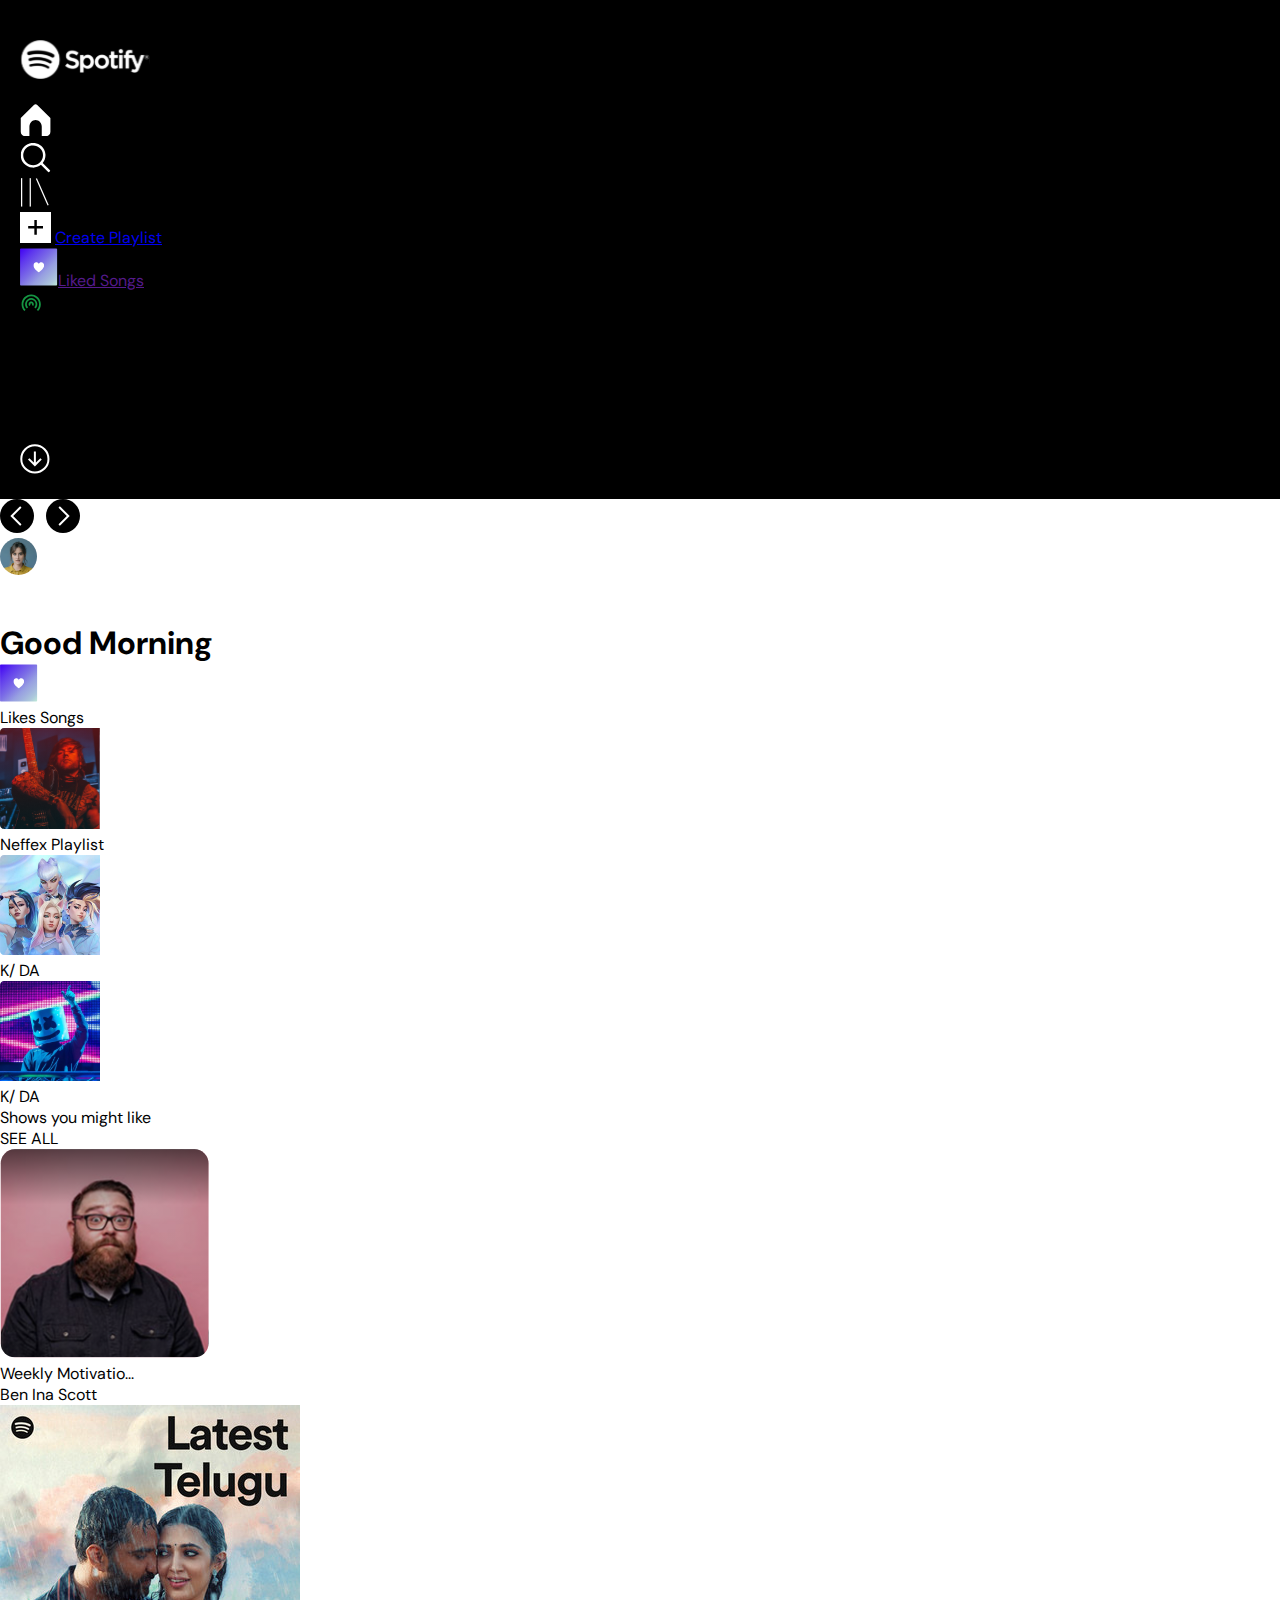
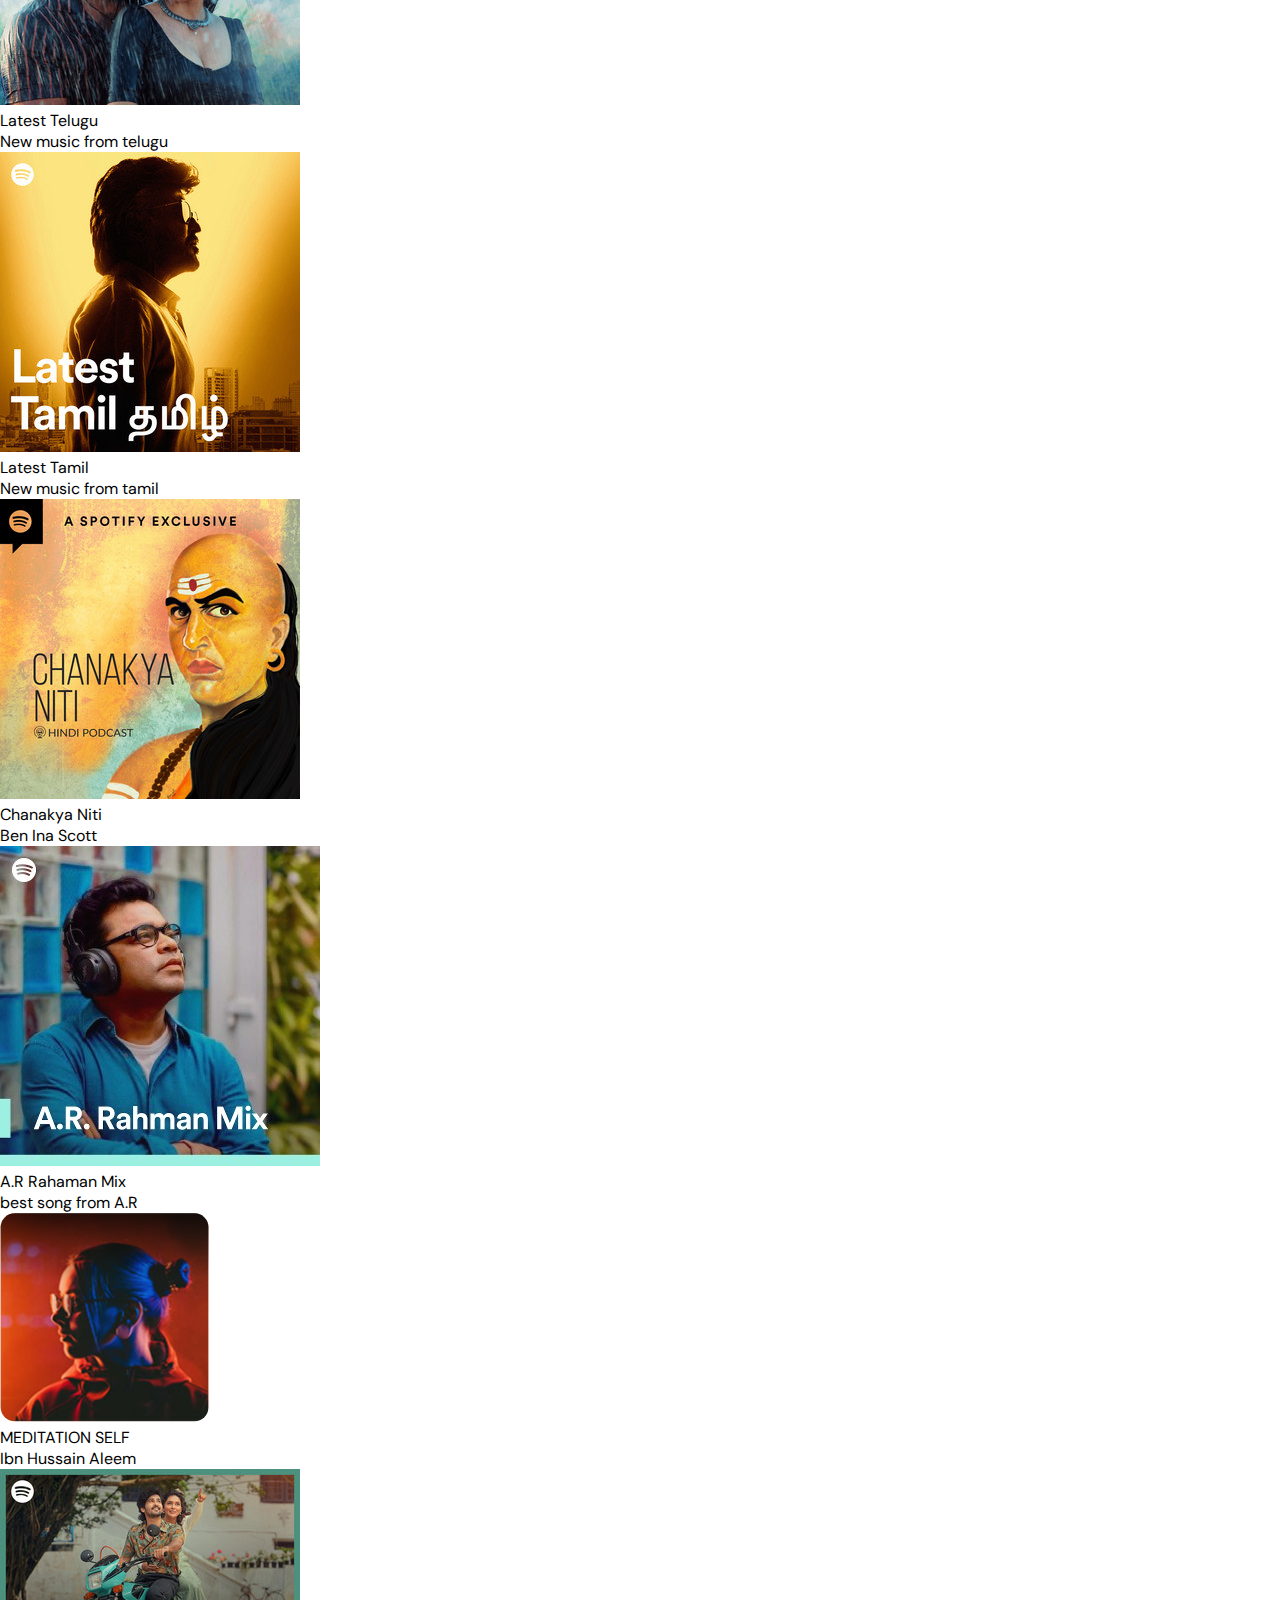
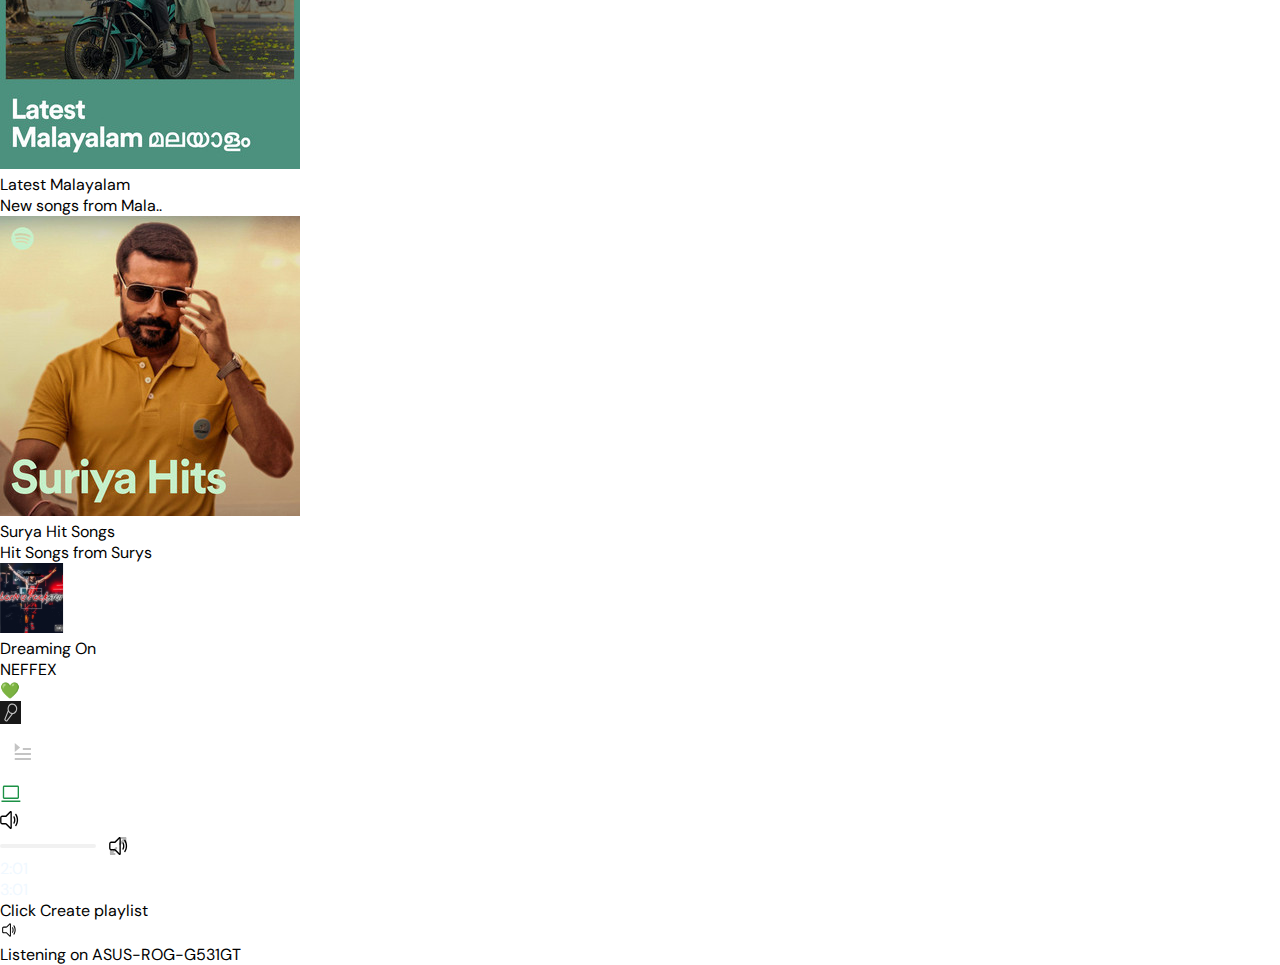
<file: index.html>
<!DOCTYPE html>
<html lang="en">

<head>
    <meta charset="UTF-8">
    <meta name="viewport" content="width=device-width, initial-scale=1.0">
    <title>Spotify</title>
    <link rel="shortcut icon" href="./assets/spotify-logo.png" type="image/x-icon">
    <link rel="stylesheet" href="style.css">
    <link href="https://cdn.jsdelivr.net/npm/bootstrap@5.0.2/dist/css/bootstrap.min.css" rel="stylesheet"
        integrity="sha384-EVSTQN3/azprG1Anm3QDgpJLIm9Nao0Yz1ztcQTwFspd3yD65VohhpuuCOmLASjC" crossorigin="anonymous">
        <link rel="stylesheet" href="https://cdnjs.cloudflare.com/ajax/libs/font-awesome/6.4.2/css/all.min.css" integrity="sha512-z3gLpd7yknf1YoNbCzqRKc4qyor8gaKU1qmn+CShxbuBusANI9QpRohGBreCFkKxLhei6S9CQXFEbbKuqLg0DA==" crossorigin="anonymous" referrerpolicy="no-referrer" />
</head>

<body>
    <header>
        <div class="sidebar">
            <div class="logo"><img src="./Images/Spotify logo.svg" alt="">
            </div>
            <div class="my-sidebar">
                <div class="navation  d-flex flex-column ">
                    <div class="navitioon-2 ">
                        <div class="navi-items"><img src="./Images/Home.svg" alt=""> <a>Home</a></div>
                        <div class="navi-items"><img src="./Images/fi-rs-search.svg" alt=""><a>Search</a></div>
                        <div class="navi-items"><img src="./Images/library.svg" alt=""><a>LIve</a></div>
                    </div>
                    <div class="navitioon-2 ">
                        <div class="navi-items"><img style="color: white; background-color: white;" src="./Images/fi-ss-plus-small.svg" alt=""> <a href="./playlist.html" target="_blank">Create Playlist</a>
                        </div>
                        <div class="navi-items"><img src="./Images/love.svg" alt=""><a href="">Liked Songs</a>
                        </div>
                        <div class="navi-items my-pod"><img  src="./Images/podcast.svg" alt=""><a>Your
                                Episodes</a></div>
                    </div>
                    <div class="navitioon-2 ">
                        <div class="navi-items"><a>FAV</a></div>
                        <div class="navi-items"><a>Daily Mix 1</a></div>
                        <div class="navi-items"><a>Discover Weekly</a></div>
                        <div class="navi-items"><a>Telugu</a></div>
                        <div class="navi-items"><a>Dance / Electronix Mix</a></div>
                        <div class="navi-items"><a>EDM / Popular</a></div>


                    </div>

                    <div class="navitioon-2 mb-5"><img src="./Images/install.svg" alt=""><a
                            class="Download"> Download</a></div>

                </div>
            </div>
        </div>

        <div class="main">
          
                <div class="main-head ">
                    <div class="left-right-btn">
                        <img style="background-color: black; overflow: hidden; border-radius: 50%; padding: 5px; margin-right: 8px;" src="./assets/LeftArrow.svg" alt="">
                        <!-- <button class="btns"><i class="fa-solid fa-chevron-right"></i></button> -->
                        <img style="background-color: black; overflow: hidden; border-radius: 50%; padding: 5px;" src="./assets/RightArrow.svg" alt="">
                    </div>
                    <div class="user-pro">
                        <div class="my-profile d-flex align-items-center gap-3">
                            <img src="Images/Angel.svg" alt="angle-icon" >
                            <div class="d-flex  gap-2 padding: 10% my-titele " style="color: white; font-weight: 500;">
                               
                               <div class="hi">Angel</div>
                               <div class="hi">▼</div>
                            </div>
                        </div>
                    </div>
                </div>
            <div class="main-body">
                <div class="row-1">
                    <h1 class="my-4">Good Morning</h1>
                    <div  class="row-1-d">
                        <div>
                            <div class="my-like-card">
                                <img src="Images/love.svg">
                                <!-- <div>mcfcxfxfffs</div> -->
                                <div>Likes Songs</div>
                            </div>
                        </div>
                        <div>
                            <div class="my-like-card">
                                <img src="Images/pop-singer.svg">
                                <!-- <div>mcfcxfxfffs</div> -->
                                <div>Neffex Playlist</div>
                            </div>
                        </div>
                        <div>
                            <div class="my-like-card">
                                <img src="Images/Anime.svg">
                                <!-- <div>mcfcxfxfffs</div> -->
                                <div>K/ DA</div>
                            </div>
                        </div>
                        <div>
                            <div class="my-like-card">
                                <img src="Images/Mask Man.svg">
                                <!-- <div>mcfcxfxfffs</div> -->
                                <div>K/ DA</div>
                            </div>
                        </div>
                    </div>
                </div>
                <div class="row-2 my-4">
                    <div class="d-flex justify-content-between my-4">
                        <div class="Shows-head">Shows you might like</div>
                        <div class="see-all">SEE ALL</div>
                    </div>
                    <div class="m-card">
                        <div class="singer-card d-flex flex-column justify-content-between">
                            <img src="Images/fattyboy.svg">
                            <div class="d-flex flex-column justify-content-center mb-3">
                                <div class="singer-title">Weekly Motivatio...</div>
                                 <div class="singer-captio">Ben Ina Scott</div>
                            </div>
                        </div>
                        <div class="singer-card d-flex flex-column justify-content-between">
                            <img src="./my-items/telugu osng.jpg">
                            <div class="d-flex flex-column justify-content-center mb-3">
                                <div class="singer-title">Latest Telugu</div>
                                 <div class="singer-captio">New music from telugu</div>
                            </div>
                        </div>
                       
                        <div class="singer-card d-flex flex-column justify-content-between">
                            <img src="my-items/tamil song.jpg">
                            <div class="d-flex flex-column justify-content-center mb-3">
                                <div class="singer-title">Latest Tamil</div>
                                 <div class="singer-captio">New music from tamil</div>
                            </div>
                        </div>
                        <div class="singer-card d-flex flex-column justify-content-between">
                            <img src="my-items/chanakya.jpg">
                            <div class="d-flex flex-column justify-content-center mb-3">
                                <div class="singer-title">Chanakya Niti</div>
                                 <div class="singer-captio">Ben Ina Scott</div>
                            </div>
                        </div>
                        <div class="singer-card d-flex flex-column justify-content-between">
                            <img src="my-items/ar.jpg">
                            <div class="d-flex flex-column justify-content-center mb-3">
                                <div class="singer-title">A.R Rahaman Mix</div>
                                 <div class="singer-captio">best song from A.R</div>
                            </div>
                        </div>
                        <div class="singer-card d-flex flex-column justify-content-between">
                            <img src="Images/ladypop.svg">
                            <div class="d-flex flex-column justify-content-center mb-3">
                                <div class="singer-title">MEDITATION SELF</div>
                                 <div class="singer-captio">Ibn Hussain Aleem</div>
                            </div>
                        </div>
                        <div class="singer-card d-flex flex-column justify-content-between">
                            <img src="my-items/malayalam.jpg">
                            <div class="d-flex flex-column justify-content-center mb-3">
                                <div class="singer-title">Latest Malayalam</div>
                                 <div class="singer-captio">New songs from Mala..</div>
                            </div>
                        </div>
                        <div class="singer-card d-flex flex-column justify-content-between">
                            <img src="my-items/surya.jpg">
                            <div class="d-flex flex-column justify-content-center mb-3">
                                <div class="singer-title">Surya Hit Songs</div>
                                 <div class="singer-captio">Hit Songs from Surys</div>
                            </div>
                        </div>
                    </div>
                </div>
            </div>
            
        </div>
        <div class="player">
            <div class="myplayer d-flex">
               <div class="myplayground helo">
                <div class="d-flex gap-3 align-items-center">
                    <img  src="./Images/f-1-img.svg" alt="">
                    <div class="song-name d-flex justify-content-center flex-column gap-2">
                        <div class="s-name">Dreaming On</div>
                        <div class="s-sing">NEFFEX</div>
                    </div>
                    <!-- <img src="Images/heart.svg" alt="" style="background-color: #212121ff;">
                     -->
                     <div > &#x1F49A;</div>
                </div>
               </div>
               <div class="myplayground d-flex align-items-center mr-5 ag">
                <i class="fas fa-random fa-xl"></i>
                <i class="fas fa-step-backward fa-xl"></i>
                <!-- <i class="fa-solid fa-play "></i> -->
                <!-- <i class=" =fa-play play-pause fa-2xl"></i> -->
                <i class="fa-solid fa-play fa-2xl"></i>
                <i class="fas fa-step-forward fa-xl"></i>
                <i class="fa-solid fa-repeat fa-beat fa-xl"></i>
               </div>
               <div class="helo">
                <div class="myplayground helo d-flex align-items-center gap-1 helo">
                    <div class="expanded-item ">
                        <img src="Images/microphone.svg" alt="mike" />
                      </div>
                      <div class="expanded-item carbon">
                        <img src="Images/carbon_query-queue.svg" alt="que-icon" />
                      </div>
                      <div class="expanded-item">
                        <img src="Images/carbon_laptop.svg" alt="laptop-icon" />
                      </div>
                      <div class="expanded-item">
                        <img src="Images/speaker.svg" alt="speaker icon" />
                      </div>
                      <div class="expanded-item">
                        <div class="volume-bar d-flex align-items-center gap-2">
                          <div class="progress-bar">
                            <div class="progress"></div>
                          </div>
                          <img src="Images/tabler_arrows-diagonal.svg" alt="mute-icon" />
                        </div>
                      </div>
                   </div>
               </div>
            </div>
            <!-- d-flex justify-content-center -->
            <div class="">
                <div class="pro d-flex  justify-content-center">
                    <div class="d-flex align-items-center gap-3">
                        <span style="color: aliceblue;">2:01</span>
                        <div class="prog">
                            <div class="prog-inside"></div>
                        </div>
                        <span style="color: aliceblue;">3:01</span>
                    </div>
                </div>
            </div>
            <div class="botam-palyer d-flex justify-content-between">
                 <div> Click  Create playlist</div>
                
                <div class="d-flex"><img src="./Images/fluent_speaker-2-.svg" alt="">
                    <div> Listening on ASUS-ROG-G531GT</div></div>
            </div>
        </div>
    </header>
</body>

</html>
</file>
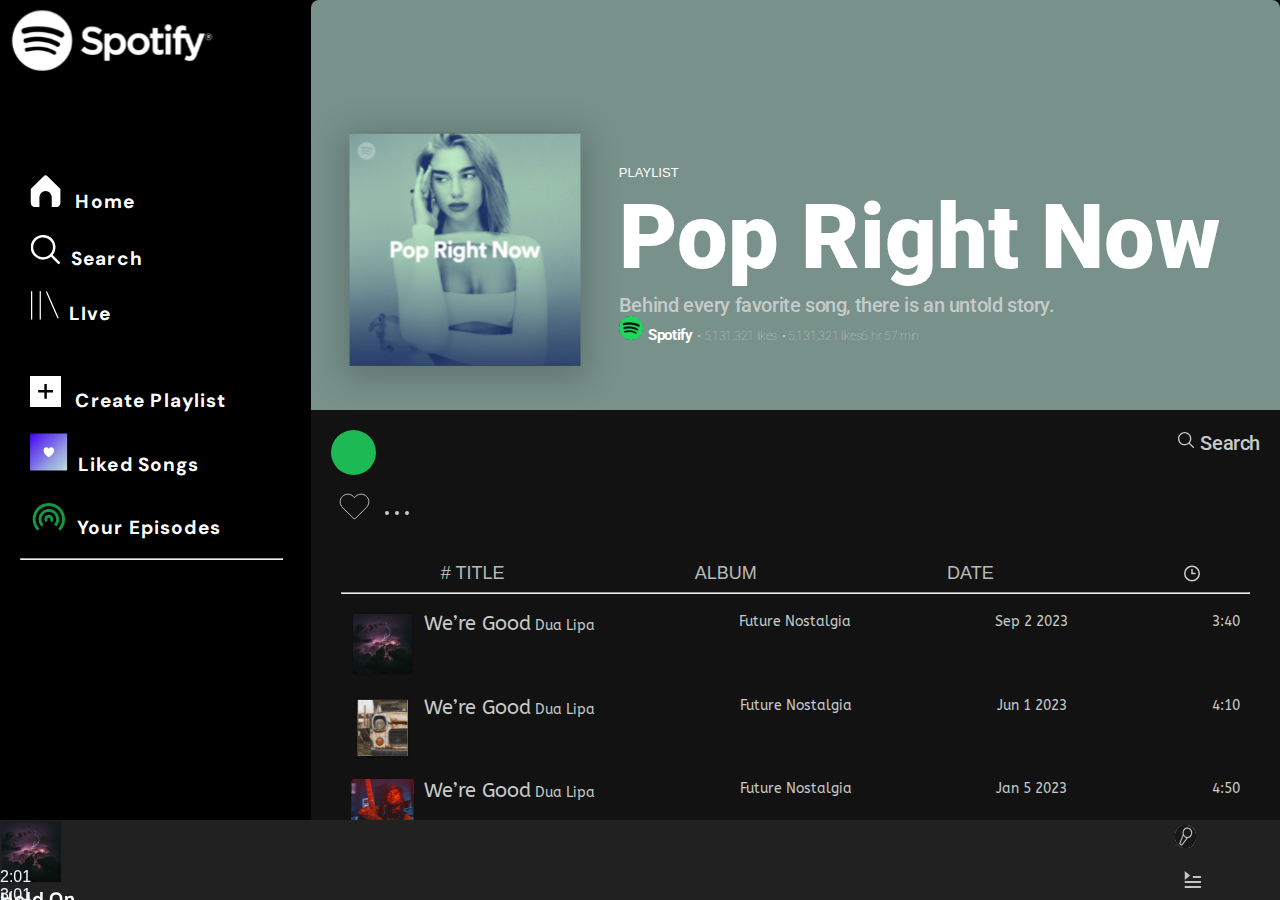
<file: playlist.html>
<!DOCTYPE html>
<html lang="en">

<head>
    <meta charset="UTF-8">
    <meta name="viewport" content="width=device-width, initial-scale=1.0">
    <title>Playlist</title>
    <link rel="shortcut icon" href="./assets/spotify-logo.png" type="image/x-icon">
    <link rel="stylesheet" href="./playlist.css">
    <link href="https://cdn.jsdelivr.net/npm/bootstrap@5.0.2/dist/css/bootstrap.min.css" rel="stylesheet"
        integrity="sha384-EVSTQN3/azprG1Anm3QDgpJLIm9Nao0Yz1ztcQTwFspd3yD65VohhpuuCOmLASjC" crossorigin="anonymous">
    <link rel="stylesheet" href="https://cdnjs.cloudflare.com/ajax/libs/font-awesome/6.4.2/css/all.min.css"
        integrity="sha512-z3gLpd7yknf1YoNbCzqRKc4qyor8gaKU1qmn+CShxbuBusANI9QpRohGBreCFkKxLhei6S9CQXFEbbKuqLg0DA=="
        crossorigin="anonymous" referrerpolicy="no-referrer" />
</head>

<body>
    <header>
        <div class="sidebar">
            <div class="logo"><img src="./Images/Spotify logo.svg" alt="">
            </div>
            <div class="my-sidebar">
                <div class="navation  d-flex flex-column ">
                    <div class="navitioon-2 ">
                        <div class="navi-items"><img src="./Images/Home.svg" alt=""> <a>Home</a></div>
                        <div class="navi-items"><img src="./Images/fi-rs-search.svg" alt=""><a>Search</a></div>
                        <div class="navi-items"><img src="./Images/library.svg" alt=""><a>LIve</a></div>
                    </div>
                    <div class="navitioon-2 ">
                        <div class="navi-items"><img style="color: white; background-color: white;"
                                src="./Images/fi-ss-plus-small.svg" alt=""> <a>Create Playlist</a>
                        </div>
                        <div class="navi-items"><img src="./Images/love.svg" alt=""><a href="">Liked Songs</a>
                        </div>
                        <div class="navi-items my-pod"><img  src="./Images/podcast.svg"
                                alt=""><a>Your
                                Episodes</a></div>
                        <hr id="hor">
                    </div>


                    <img src="Images/album art.svg" alt="" class="my-image">
                </div>
            </div>
        </div>

        <div class="main">
            <div class="main-head">
                <img src="assets/pop-right now.svg" alt="">
                <div class="main-head-content">
                    <div class="play-head">PLAYLIST</div>
                    <div class="play-caption">Pop Right Now</div>
                    <div class="play-tagline"> Behind every favorite song, there is an untold story.</div>
                    <div><img src="assets/spotify-logo.png" width="24px" height="24px" alt=""><span
                            id="capi">Spotify</span> <span class="same">• 5,131,321 likes</span> <span class="same">•
                            5,131,321 likes</span><span class="same">6 hr 57 min</span></div>

                </div>
            </div>
            <div class="main-mid">
                <div class="d-flex gap-3">
                    <div class="play-push"><i class="fa-sharp fa-solid fa-play" style="color: #ffffff"></i></div>
                    <img src="assets/heart.svg" alt="" class="spotify-color">
                    <img src="assets/ThreeDots.svg" alt="">
                </div>
                <div class="d-flex align-items-center gap-3">
                    <img src="assets/Search.svg" alt="">
                    <span class="col">Search</span>
                </div>
            </div>
            <div class="main-body">
                <div class="main-heading">
                    <!-- <div class="main-h-color">#</div> -->
                    <div class="main-h-color"># TITLE</div>
                    <div class="main-h-color">ALBUM</div>
                    <div class="main-h-color">DATE </div>
                    <img src="assets/Duration.svg" alt="" class="clock">

                </div>
                <hr style="color: #ffffff;">
                <div class="main-boby-body">
                    <div class="d-flex">
                        <div class="d-flex align-items-center higi"><i class="fa-sharp fa-solid fa-play"
                                style="color: #ffffff"></i></div>
                        <div class="fram">
                            <img src="Images/small-label.svg" alt="">
                            <div class="d-flex flex-column justify-content-center">
                                <span class="song-title">We’re Good</span>
                                <span class="song-para">Dua Lipa</span>

                            </div>
                        </div>
                    </div>
                    <div class="d-flex align-items-center">
                        <span class="song-para">Future Nostalgia</span>
                    </div>
                    <div class="d-flex align-items-center justify-content-end">
                        <span class="song-para">Sep 2 2023</span>
                    </div>
                    <div class="d-flex align-items-center">
                        <span class="song-para">3:40</span>
                    </div>


                </div>
                <div class="main-boby-body">
                    <div class="d-flex">
                        <div class="d-flex align-items-center higi"><i class="fa-sharp fa-solid fa-play"
                                style="color: #ffffff"></i></div>
                        <div class="fram">
                            <img src="Images/playlist.svg" width="63px" height="63px">
                            <div class="d-flex flex-column justify-content-center">
                                <span class="song-title">We’re Good</span>
                                <span class="song-para">Dua Lipa</span>

                            </div>
                        </div>
                    </div>
                    <div class="d-flex align-items-center">
                        <span class="song-para">Future Nostalgia</span>
                    </div>
                    <div class="d-flex align-items-center justify-content-end">
                        <span class="song-para">Jun 1 2023</span>
                    </div>
                    <div class="d-flex align-items-center">
                        <span class="song-para">4:10</span>
                    </div>


                </div>
                <div class="main-boby-body">
                    <div class="d-flex">
                        <div class="d-flex align-items-center higi"><i class="fa-sharp fa-solid fa-play"
                                style="color: #ffffff"></i></div>
                        <div class="fram">
                            <img src="Images/pop-singer.svg" width="63px" height="63px" alt="">
                            <div class="d-flex flex-column justify-content-center">
                                <span class="song-title">We’re Good</span>
                                <span class="song-para">Dua Lipa</span>

                            </div>
                        </div>
                    </div>
                    <div class="d-flex align-items-center">
                        <span class="song-para">Future Nostalgia</span>
                    </div>
                    <div class="d-flex align-items-center justify-content-end">
                        <span class="song-para">Jan 5 2023</span>
                    </div>
                    <div class="d-flex align-items-center">
                        <span class="song-para">4:50</span>
                    </div>


                </div>
                <div class="main-boby-body">
                    <div class="d-flex">
                        <div class="d-flex align-items-center higi"><i class="fa-sharp fa-solid fa-play"
                                style="color: #ffffff"></i></div>
                        <div class="fram">
                            <img src="Images/blackboy.svg" width="63px" height="63px" alt="">
                            <div class="d-flex flex-column justify-content-center">
                                <span class="song-title">We’re Good</span>
                                <span class="song-para">Dua Lipa</span>

                            </div>
                        </div>
                    </div>
                    <div class="d-flex align-items-center">
                        <span class="song-para">Future Nostalgia</span>
                    </div>
                    <div class="d-flex align-items-center justify-content-end">
                        <span class="song-para">Sep 8 2023</span>
                    </div>
                    <div class="d-flex align-items-center">
                        <span class="song-para">1:50</span>
                    </div>


                </div>
                <div class="main-boby-body">
                    <div class="d-flex">
                        <div class="d-flex align-items-center higi"><i class="fa-sharp fa-solid fa-play"
                                style="color: #ffffff"></i></div>
                        <div class="fram">
                            <img src="Images/womem-pop.svg" width="63px" height="63px" alt="">
                            <div class="d-flex flex-column justify-content-center">
                                <span class="song-title">We’re Good</span>
                                <span class="song-para">Dua Lipa</span>

                            </div>
                        </div>
                    </div>
                    <div class="d-flex align-items-center">
                        <span class="song-para">Future Nostalgia</span>
                    </div>
                    <div class="d-flex align-items-center justify-content-end">
                        <span class="song-para">Sep 5 2023</span>
                    </div>
                    <div class="d-flex align-items-center">
                        <span class="song-para">3:50</span>
                    </div>


                </div>
                <div class="main-boby-body">
                    <div class="d-flex">
                        <div class="d-flex align-items-center higi"><i class="fa-sharp fa-solid fa-play"
                                style="color: #ffffff"></i></div>
                        <div class="fram">
                            <img src="Images/small-label.svg" alt="">
                            <div class="d-flex flex-column justify-content-center">
                                <span class="song-title">We’re Good</span>
                                <span class="song-para">Dua Lipa</span>

                            </div>
                        </div>
                    </div>
                    <div class="d-flex align-items-center">
                        <span class="song-para">Future Nostalgia</span>
                    </div>
                    <div class="d-flex align-items-center justify-content-end">
                        <span class="song-para">Sep 2 2023</span>
                    </div>
                    <div class="d-flex align-items-center">
                        <span class="song-para">3:40</span>
                    </div>


                </div>
                <div class="main-boby-body">
                    <div class="d-flex">
                        <div class="d-flex align-items-center higi"><i class="fa-sharp fa-solid fa-play"
                                style="color: #ffffff"></i></div>
                        <div class="fram">
                            <img src="Images/playlist.svg" width="63px" height="63px">
                            <div class="d-flex flex-column justify-content-center">
                                <span class="song-title">We’re Good</span>
                                <span class="song-para">Dua Lipa</span>

                            </div>
                        </div>
                    </div>
                    <div class="d-flex align-items-center">
                        <span class="song-para">Future Nostalgia</span>
                    </div>
                    <div class="d-flex align-items-center justify-content-end">
                        <span class="song-para">Jun 1 2023</span>
                    </div>
                    <div class="d-flex align-items-center">
                        <span class="song-para">4:10</span>
                    </div>


                </div>
                <div class="main-boby-body">
                    <div class="d-flex">
                        <div class="d-flex align-items-center higi"><i class="fa-sharp fa-solid fa-play"
                                style="color: #ffffff"></i></div>
                        <div class="fram">
                            <img src="Images/pop-singer.svg" width="63px" height="63px" alt="">
                            <div class="d-flex flex-column justify-content-center">
                                <span class="song-title">We’re Good</span>
                                <span class="song-para">Dua Lipa</span>

                            </div>
                        </div>
                    </div>
                    <div class="d-flex align-items-center">
                        <span class="song-para">Future Nostalgia</span>
                    </div>
                    <div class="d-flex align-items-center justify-content-end">
                        <span class="song-para">Jan 5 2023</span>
                    </div>
                    <div class="d-flex align-items-center">
                        <span class="song-para">4:50</span>
                    </div>


                </div>
                <div class="main-boby-body">
                    <div class="d-flex">
                        <div class="d-flex align-items-center higi"><i class="fa-sharp fa-solid fa-play"
                                style="color: #ffffff"></i></div>
                        <div class="fram">
                            <img src="Images/blackboy.svg" width="63px" height="63px" alt="">
                            <div class="d-flex flex-column justify-content-center">
                                <span class="song-title">We’re Good</span>
                                <span class="song-para">Dua Lipa</span>

                            </div>
                        </div>
                    </div>
                    <div class="d-flex align-items-center">
                        <span class="song-para">Future Nostalgia</span>
                    </div>
                    <div class="d-flex align-items-center justify-content-end">
                        <span class="song-para">Sep 8 2023</span>
                    </div>
                    <div class="d-flex align-items-center">
                        <span class="song-para">1:50</span>
                    </div>


                </div>
                <div class="main-boby-body">
                    <div class="d-flex">
                        <div class="d-flex align-items-center higi"><i class="fa-sharp fa-solid fa-play"
                                style="color: #ffffff"></i></div>
                        <div class="fram">
                            <img src="Images/womem-pop.svg" width="63px" height="63px" alt="">
                            <div class="d-flex flex-column justify-content-center">
                                <span class="song-title">We’re Good</span>
                                <span class="song-para">Dua Lipa</span>

                            </div>
                        </div>
                    </div>
                    <div class="d-flex align-items-center">
                        <span class="song-para">Future Nostalgia</span>
                    </div>
                    <div class="d-flex align-items-center justify-content-end">
                        <span class="song-para">Sep 5 2023</span>
                    </div>
                    <div class="d-flex align-items-center">
                        <span class="song-para">3:50</span>
                    </div>


                </div>
                
                
            </div>

        </div>
        <div class="player">
            <div class="myplayer d-flex">
                <div class="myplayground helo">
                    <div class="d-flex gap-3 align-items-center">
                        <img src="Images/small-label.svg" alt="">
                        <div class="song-name d-flex justify-content-center flex-column gap-2">
                            <div class="s-name">Hold On</div>
                            <div class="s-sing">NEFFEX</div>
                        </div>


                        <div> &#x1F49A;</div>
                    </div>
                </div>
                <div class="myplayground d-flex align-items-center mr-5 ag">
                    <i class="fas fa-random fa-xl"></i>
                    <i class="fas fa-step-backward fa-xl"></i>

                    <i class="fa-solid fa-play fa-2xl"></i>
                    <i class="fas fa-step-forward fa-xl"></i>
                    <i class="fa-solid fa-repeat fa-beat fa-xl"></i>
                </div>
                <div class="helo">
                    <div class="myplayground helo d-flex align-items-center gap-1 helo">
                        <div class="expanded-item ">
                            <img src="Images/microphone.svg" alt="mike" />
                        </div>
                        <div class="expanded-item carbon">
                            <img src="Images/carbon_query-queue.svg" alt="que-icon" />
                        </div>
                        <div class="expanded-item">
                            <img src="Images/carbon_laptop.svg" alt="laptop-icon" />
                        </div>
                        <div class="expanded-item">
                            <img src="Images/speaker.svg" alt="speaker icon" />
                        </div>
                        <div class="expanded-item">
                            <div class="volume-bar d-flex align-items-center gap-2">
                                <div class="progress-bar">
                                    <div class="progress"></div>
                                </div>
                                <img src="Images/tabler_arrows-diagonal.svg" alt="mute-icon" />
                            </div>
                        </div>
                    </div>
                </div>
            </div>

            <div class="">
                <div class="pro d-flex  justify-content-center">
                    <div class="d-flex align-items-center gap-3">
                        <span style="color: aliceblue;">2:01</span>
                        <div class="prog">
                            <div class="prog-inside"></div>
                        </div>
                        <span style="color: aliceblue;">3:01</span>
                    </div>
                </div>
            </div>
            <div class="botam-palyer d-flex justify-content-end">
                <img src="./Images/fluent_speaker-2-.svg" alt="">
                <div> Listening on ASUS-ROG-G531GT</div>
            </div>
        </div>
    </header>
</body>

</html>
</file>
<file: style.css>
/* External font import */
@import url("https://fonts.googleapis.com/css2?family=DM+Sans:opsz@9..40&family=Roboto:wght@100&display=swap");
@import url("https://fonts.googleapis.com/css2?family=Flow+Circular&display=swap");

* {
  margin: 0;
  padding: 0;
}

:root {
  --spotify-green: #1db954;
  --footer-height: 40px;
}
body {
  box-sizing: border-box;
  font-family: "DM Sans", sans-serif;
  margin: 0px;
  overflow-x: hidden;
  max-height: 100vh;
}
.spot {
  display: flex;
  flex-direction: row;
  height: calc(94vh - var(--footer-height)) !important;
  width: 100%;
}
.menu-btn {
  display: none; /* Hide the menu button by default */
  position: fixed;
  top: 9px;
  left: 10px;
  height: 35px;
  font-size: 24px;
  color: #fff;
  cursor: pointer;
  transition: all 0.1s ease;
  border-radius: 8px;
  background-color: transparent;
  padding-top: 5px;
  padding-inline: 5px;
  border: 1px solid white;
}
.menu-btn i:hover {
  transform: scale(105%);
  margin: 10px;
}
.sidebar {
  flex: 1;
  top: 0;
  left: 0;
  bottom: 0;
  background-color: #000000;
  padding: 20px;
  overflow-y: auto;
  position: relative;
}
.sidebar::-webkit-scrollbar {
  display: none;
}

.sidebar .logo {
  position: sticky;
  padding: 10px 0px;
  top: 0;
  z-index: 2;
  background-color: #000000;
  cursor: pointer;
}

.sidebar .logo img {
  width: 130px;
  padding: 10px 0px;
}
.navigation {
  display: flex;
  flex-direction: row;
  position: relative;
  margin-top: 10px;
}

.sidebar .navigation ul {
  list-style: none;
  margin-top: 40px;
  width: 100%;
}

.sidebar .navigation ul li {
  padding: 5px;
}

.sidebar .navigation ul li a {
  display: flex;
  align-items: center;
  color: #ffffff;
  text-decoration: none;
  font-size: 16px;
  font-weight: 500;
  line-height: 26px;
  letter-spacing: -0.0525em;
}

.sidebar .navigation ul li a img {
  font-size: 20px;
  margin-right: 30px;
  width: 24px;
}

.sidebar .navigation .playlist span img {
  border-radius: 1px;
  background: #fff;
  width: 24px;
}

.sidebar .navigation .podcast span img {
  border-radius: 5px;
  background: #004638;
  width: 24px;
}

.sidebar .navigation ul :hover,
.sidebar .navigation ul :active,
.sidebar .navigation ul:focus {
  color: #cefcf2;
  background-color: #282828;
  border-radius: 9px;
}

.sidebar .policies {
  position: absolute;
  padding-top: 30px;
  left: 30px;
}

.sidebar .policies ul {
  list-style: none;
}

.sidebar .policies ul li {
  padding-bottom: 10px;
}

.sidebar .policies ul li a {
  color: #ffffff;
  text-decoration: none;
  font-size: 18px;
  font-weight: 500;
  letter-spacing: -0.0525em;
  line-height: 35.74px;
}

.sidebar .policies ul :hover,
.sidebar .policies ul :active,
.sidebar .policies ul :focus {
  text-decoration: underline;
  color: #cbf897;
  background-color: #282828;
  border-radius: 9px;
}

.sidebar .install {
  width: 100%;
  margin-top: 500px;
  margin-bottom: 20px;
  left: 0;
  transition: all ease 0.4s;
}

.sidebar .install li {
  list-style-type: none;
  display: flex;
}
.sidebar .install li a {
  text-decoration: none;
  font-size: 18px;
  font-weight: 500;
  letter-spacing: -0.0525em;
  color: #ffffff;
  display: flex;
  align-items: center;
  justify-content: space-between;
  gap: 3vh;
}
.sidebar .install li a img {
  margin-top: 7px;
}
.sidebar .install :hover {
  color: #9baaf0;
  background-color: #282828;
  border-radius: 9px;
  transform: scale(110%);
}

/* -------------------------------------------------------------- */
.main-container {
  flex: 4;
  box-sizing: border-box;
  position: relative;
  overflow: hidden;
  width: 100%;
  background: linear-gradient(
    180deg,
    #222 0%,
    #1f1f1f 11.64%,
    #171717 25.66%,
    #161616 32.94%,
    #151515 35.98%,
    #131313 44.89%,
    #121212 55.22%,
    #121212 75.34%,
    #121212 92.75%,
    rgba(18, 18, 18, 0) 100%
  );
}

.topbar {
  display: flex;
  justify-content: space-between;
  padding: 15px;
}
.topbar .prev-next-buttons button {
  color: #dbd9d9;
  width: 34px;
  height: 34px;
  border-radius: 100%;
  font-size: 20px;
  border: 0px;
  background-color: #090909;
  margin-right: 10px;
}
.topbar .log {
  display: flex; /* Add this to make the content center */
  justify-content: space-between; /* Add this to horizontally center the content */
  align-items: center; /* Add this to vertically center the content */
  background-color: #000000;
  color: #ffffff;
  font-size: 16px;
  font-weight: bold;
  border: 0px;
  border-radius: 40px;
  cursor: pointer;
  width: 147px;
  height: 41px;
  padding-left: 3px;
  padding-right: 20px;
  transition: all 0.4 ease-in;
}
.topbar button:hover,
.topbar button:active,
.topbar button:focus {
  color: #101010;
  background-color: #cbf897;
  cursor: pointer;
  transform: scale(105%);
  box-shadow: 0 0 15px 8px rgba(223, 223, 167, 0.7);
}
/* -------------------------------------------------------middle-------------------------------------------- */
.spotify-playlist-container {
  display: flex;
  flex-direction: column;
  padding: 20px 40px;
  max-height: 80vh;
  overflow-y: scroll;
}
.spotify-playlist-container::-webkit-scrollbar {
  display: none;
}

.spotify-playlists {
  padding: 10px 10px;
  flex: 1;
}
.spotify-playlists h2 {
  color: #fff;
  font-size: 38px;
  font-weight: 700;
  cursor: pointer;
}
.spotify-playlists h2:hover {
  color: #c3f0a9;
}
.spotify-playlists .list {
  display: flex;
  justify-content: space-between;
  align-items: center;
  padding-top: 30px;
  flex-wrap: wrap;
}
.spotify-playlists .list .item {
  width: 300px;
  height: 80px;
  flex-shrink: 0;
  background-color: #303030;
  border-radius: 4px;
  cursor: pointer;
  transition: all ease 0.4s;
  display: flex;
  align-items: center;
  overflow: hidden;
  margin-top: 30px;
}
.spotify-playlists .list .item:hover {
  background-color: #cbf897;
}
.spotify-playlists .list .item:hover h4 {
  color: black;
}
.spotify-playlists .list .item img {
  width: 100px;
  border-radius: 4px 0px 0px 0px;
}
.spotify-playlists .list .item {
  position: relative;
}
.spotify-playlists .list .item .play .fa {
  position: absolute;
  right: 10px;
  bottom: 12px;
  padding: 18px;
  background-color: #1db954;
  border-radius: 100%;
  opacity: 0;
  transition: all ease 0.4s;
}
.spotify-playlists .list-container .list :hover .play .fa {
  opacity: 1;
  transform: scale(0.5);
}
.spotify-playlists .list .item h4 {
  color: #fff;
  font-size: 20px;
  font-weight: 400;
  letter-spacing: -0.4px;
  padding-left: 20px;
}

.spotify-playlists-2 {
  padding: 10px 10px;
  flex: 1;
}
.spotify-playlists-2 .spotify-head h2 {
  color: #fff;
  font-size: 22px;
  margin-bottom: 40px;
  cursor: pointer;
}
.spotify-playlists-2 .spotify-head {
  display: flex;
  justify-content: space-between;
  color: #fff;
  font-size: 30px;
  font-weight: 700;
  width: 100%;
  transition: all 0.1s ease;
}
.spotify-playlists-2 .spotify-head p a {
  color: #b3b3b3;
  font-size: 17px;
  font-weight: 700;
  letter-spacing: 0.68px;
  cursor: pointer;
  text-decoration: none;
}
.spotify-playlists-2 .spotify-head :hover {
  transform: scale(105%);
}
.spotify-playlists-2 .list-2 {
  display: flex;
  flex-wrap: wrap;
  margin-right: 50px;
}
.spotify-playlists-2 .list-2 .row-2 {
  display: flex;
  flex: 1 1 25%;
  justify-content: space-between;
  width: 100%;
  gap: 20px;
  margin-bottom: 30px;
}
.spotify-playlists-2 .list-2 .bottom {
  margin-bottom: 10px;
}
.spotify-playlists-2 .list-2 .row-2 .item-2 {
  display: flex;
  flex-direction: column;
  align-items: center;
}
.spotify-playlists-2 .list-2 .item-2 {
  min-width: 140px;
  width: 250px;
  padding: 15px;
  background-color: #181818;
  border-radius: 6px;
  cursor: pointer;
  transition: all ease 0.4s;
}
.spotify-playlists-2 .list-2 .item-2:hover {
  background-color: #252525;
  transform: scale(105%);
}
.spotify-playlists-2 .list-2 .item-2 img {
  width: 180px;
  flex-shrink: 0;
  border-radius: 14px;
  margin-bottom: 10px;
}
.spotify-playlists-2 .list-2 .item-2 {
  position: relative;
}
.spotify-playlists-2 .list-2 .item-2 .play-2 .fa {
  position: absolute;
  right: 5px; /* Move the play button to the right side */
  bottom: 5px; /* Move the play button to the bottom */
  padding: 18px;
  background-color: #1db954;
  border-radius: 100%;
  opacity: 0;
  transition: all ease 0.4s;
}
.spotify-playlists-2 .list-2 .item-2:hover .play-2 .fa {
  opacity: 1;
  transform: scale(0.6); /* Scale down the play button on hover */
}

.list-2 .item-2 h4 {
  color: #fff;
  font-size: 21px;
  font-weight: 500;
  letter-spacing: -0.42px;
  margin: 10px;
  white-space: nowrap;
  text-overflow: ellipsis;
  text-align: left;
}

.spotify-playlists-2 .list-2 .item-2 p {
  color: #b3b3b3;
  font-family: DM Sans;
  font-size: 15px;
  font-weight: 500;
  letter-spacing: 0.15px;
  text-align: left;
}

.spotify-playlist-container .spotify-playlists,
.spotify-playlist-container .spotify-playlists-2 {
  margin-bottom: 30px; /* Add some spacing between the two sections */
}
/* ---------------------------------------footer---------------------------- */

.music-player {
  --primary-color: #ddd;
  --secondary-color: #999;
  --green-color: #2d5;
  --padding: 1em;
  background-color: #181818;
  display: flex;
  justify-content: center;
  align-items: center;
  position: fixed;
  bottom: 20px; /* Position the music player at the top */
  left: 0; /* Align the music player to the left */
  width: 100%; /* Make the music player take the full width of the viewport */
  /* height: 5.3rem; */
  color: var(--primary-color);
}
i {
  color: var(--secondary-color);
}
i:hover {
  color: var(--primary-color);
}
.song-bar {
  position: absolute;
  left: var(--padding);
  display: flex;
  flex-direction: row;
  align-items: center;
  justify-content: flex-start;
  gap: 1.5rem;
  width: 25%;
}

.song-infos {
  display: flex;
  align-items: center;
  gap: 1em;
  transition: all 0.1 ease;
}
.image-container {
  --size: 3em;
  flex-shrink: 0;
  width: var(--size);
  height: var(--size);
}
.image-container img {
  width: 100%;
  height: 100%;
  object-fit: cover;
}
.song-description p {
  margin: 0em;
}
.title,
.artist {
  display: -webkit-box;
  -webkit-box-orient: vertical;
  -webkit-line-clamp: 1;
  overflow: hidden;
}
.title:hover,
.artist:hover {
  text-decoration: underline;
  color: var(--primary-color);
  cursor: pointer;
}
.image-container:hover {
  box-shadow: 0 0 5px 3px rgba(240, 240, 235, 0.7);
  cursor: pointer;
  transform: scale(110%);
}
.icons:hover {
  box-shadow: 0 0 5px 3px rgba(240, 240, 235, 0.7);
  cursor: pointer;
}
.artist {
  color: var(--secondary-color);
}
.icons {
  display: flex;
  gap: 1em;
}
.progress-controller {
  width: 100%;
  display: flex;
  justify-content: center;
  flex-direction: column;
  align-items: center;
  gap: 0.3em;
  color: var(--secondary-color);
  cursor: pointer;
  padding-bottom: 5px;
}
.control-buttons {
  display: flex;
  align-items: center;
  gap: 2em;
  margin-top: 8px;
}
.control-buttons i:hover {
  box-shadow: 0 0 3px 2px rgba(172, 172, 169, 0.7);
  cursor: pointer;
}
.play-pause {
  display: flex;
  align-items: center;
  justify-content: center;
  background-color: var(--spotify-green);
  color: #fff;
  border-radius: 50%;
  padding: 10px;
  position: relative;
  margin-top: 8px;
}

.play-pause:hover {
  transform: scale(1.1);
  color: #111;
  background-color: var(--primary-color);
}
.progress-container {
  width: 100%;
  display: flex;
  align-items: center;
  justify-content: center;
  gap: 1em;
}

.progress-bar {
  height: 4px;
  border-radius: 10px;
  width: 30%;
  background-color: #ccc4;
}
.progress {
  position: relative;
  height: 100%;
  width: 75%;
  border-radius: 10px;
  background-color: var(--secondary-color);
}
.progress-bar:hover .progress {
  background-color: var(--green-color);
}
.progress-bar:hover .progress::after {
  content: "";
  position: absolute;
  --size: 1em;
  width: var(--size);
  height: var(--size);
  right: 0;
  border-radius: 50%;
  background-color: var(--primary-color);
  transform: translate(50%, calc(2px - 50%));
}
.expand-btn {
  display: none;
}
.expanded-content {
  position: absolute;
  right: var(--padding);
  display: flex;
  align-items: center;
  justify-content: space-between;
  flex-direction: row;
  gap: 1em;
}
.volume-bar {
  display: flex;
  align-items: center;
  gap: 0.7em;
}
.carbon img {
  margin-bottom: 5px;
  padding: 5px;
}

.expanded-item img:hover {
  box-shadow: 0 0 3px 3px rgba(131, 131, 128, 0.7);
  cursor: pointer;
}
.volume-bar .progress-bar {
  width: 6em;
}
.progress-bar:hover {
  box-shadow: 0 0 3px 3px rgba(131, 131, 128, 0.7);
  cursor: pointer;
}
.volume-bar .progress-bar:hover .progress::after {
  --size: 0.8em;
}
.vector img {
  bottom: 20px;
  position: fixed;
  right: 212px;
}
/* -------------------------final-footer------------------ */
.footer {
  bottom: 0;
  left: 0;
  right: 0;
  background-color: #1ed760;
  position: fixed;
  display: flex;
  justify-content: space-between; /* Align content to the right */
  align-items: center;
  width: 100%;
  height: 3vh;
}

.final-footer {
  display: flex;
  align-items: center;
}
.final-footer h5 {
  margin-right: 100px;
  color: #000;
  font-size: 10px;
  font-weight: 700;
  line-height: normal;
}

.final-footer img {
  margin-right: 10px; /* Add some space between the image and text */
}
.link-playlist {
  margin-left: 600px;
}
.link-playlist a {
  text-decoration: none;
  color: #000000;
  font-weight: bold;
  transition: all 0.1 ease-in-out;
}
.footer .link-playlist a:hover {
  transform: scale(103%);
  margin: 10px;
  box-shadow: #0c0c0c;
}

/* ---------------------------------------------------------------------------------------------------------- */
@media (min-width: 768px) and (max-width: 1199px) {
  .sidebar {
    display: none;
    flex: 2;
    padding: 10px;
    width: 100%;
    box-sizing: border-box;
    overflow-x: hidden;
    height: 93vh;
  }
  .sidebar .logo {
    width: 80%;
  }
  .menu-btn {
    display: block;
  }
  .sidebar.show {
    display: block;
  }
  .sidebar .install {
    margin-top: 700px;
    margin-bottom:40px;
    left: 0;
  }
  .main-container {
    flex: 4;
    box-sizing: border-box;
    overflow: hidden;
    
    height:100vh;
  }
  .topbar {
    width: 100%;
    padding: 8px;
    margin-left: 50px;
  }
  .topbar .log {
    font-size: 18px;
    font-weight: 900;
    width: 180px;
    height: 45px;
    padding-left: 3px;
    padding-right: 20px;
    margin-right: 90px;
  }
  .spotify-playlists-2 {
    flex: 1;
  }
  .spotify-playlist-container {
    padding: 20px 40px;
    max-height: 90vh;
  }
  .spotify-playlists-2 .spotify-head {
    display: inline-flex;
  }
  .spotify-playlists-2 .spotify-head h2 {
    font-size: 30px;
    font-weight: 700;
  }
  .spotify-playlists-2 .spotify-head p a {
    font-size: 23px;
    font-weight: 500;
    margin-bottom: 10px;
  }
  .spotify-playlists-2 .list-2 {
    display: flex;
    flex-wrap: wrap; /*Allow items to wrap to the next line if necessary */
    padding: 30px 25px;
    max-height: 80vh;
  }

  .spotify-playlists-2 .list-2 .item-2 {
    display: flex;
    flex-direction: column;
    align-items: center;
    flex-grow: 1; /* Allow items to grow equally to fill the available space */
    flex-basis: 0; /* Allow items to automatically adjust their width based on available space */
    max-width: calc(80% - 10px);
    height: 100%;
  }
  .row-2 {
    flex-direction: column;
  }
  .spotify-playlists-2 .list-2 .item-2 img {
    flex-shrink: 0;
    border-radius: 10px;
    margin-bottom: 10px;
    width: 100%;
  }
  .spotify-playlists-2 .list-2 .bottom {
    margin-bottom: 0px;
  }

  .list-2 .item-2 h4 {
    font-size: 17px;
    font-weight: 500;
  }

  .spotify-playlists-2 .list-2 .item-2 p {
    font-size: 12px;
    font-weight: 500;
  }
  .song-bar {
    gap: 1.5rem;
    width: 20%;
  }
  .song-infos {
    gap: 0.5em;
  }
  .image-container {
    --size: 2em;
    flex-shrink: 0;
    width: var(--size);
    height: var(--size);
  }
  .title,
  .artist {
    font-size: 13px;
    font-weight: 100;
  }
.music-player{
  height: auto;
}
  .progress-controller {
    width: 100%;
    display: flex;
    justify-content: center;
    flex-direction: column;
    align-items: center;
    gap: 0.5em;
    color: var(--secondary-color);
    cursor: pointer;
    padding-bottom: 10px;
    margin-left: 40px;
  }
  .progress-controller .play-pause {
    padding-bottom: 15px;
    padding-left: 15px;
  }
  .control-buttons {
    display: flex;
    align-items: center;
    gap: 2em;
    margin-top: 4px;
  }
  .control-buttons i {
    width: 15px;
    height: 10px;
  }
  .progress-container {
    width: 150%;
    display: flex;
    align-items: center;
    justify-content: center;
    gap: 1em;
  }
  .expand-btn {
    display: block;
    position: absolute;
    right: var(--padding);
    background: none;
    border: none;
    color: var(--secondary-color);
    cursor: pointer;
    font-size: 24px;
  }
  .expand-btn:hover {
    color: var(--primary-color);
  }
  .expanded-content {
    display: none; /* Hide the content by default */
    position: absolute;
    right: var(--padding);
    background-color: #181818;
    border: 1px solid #ccc;
    border-radius: 5px;
    padding: 10px;
    z-index: 1;
    width: 125px; /* Adjust the width as per your design */
    bottom: 40px; /* Move the content upwards from the bottom of the music-player */
  }
  .expanded-content.show {
    display: flex;
    flex-direction: column; /* Display the content in a single column */
    align-items: flex-end; /* Align the items to the right side */
  }
  .expanded-item {
    margin-top: 10px; /* Add margin to create spacing between items */
  }
  .final-footer h5 {
    font-size: 15px;
    font-weight: 500;
    white-space: nowrap;
  }
  .link-playlist {
    margin-left: 10px;
    white-space: nowrap;
  }
  .link-playlist a {
    font-size: 18px;
    font-weight: 500;
  }
  .vector {
    display: none;
  }
}

/* ------------------------------------------------------------------------------------------------------ */
@media screen and (max-width: 767px) {
  .sidebar {
    display: none;
    flex: 2;
    padding: 10px;
    height: 90vh;
    width: 100%;

  }
  .sidebar .logo {
    width: 80%;
  }
  .menu-btn {
    display: block;
  }
  .sidebar.show {
    display: block;
  }
  .navigation {
    margin-top: 20px;
  }
  .sidebar .navigation ul li a {
    font-size: 15px;
    font-weight: 200;
    line-height: 15px;
    letter-spacing: -0.0525em;
  }
  .sidebar .policies {
    padding-top: 20px;
    left: 15px;
  }
  .sidebar .policies ul li a {
    font-size: 15px;
    font-weight: 200;
    letter-spacing: -0.0525em;
    line-height: 25px;
  }
  .sidebar .install {
    margin-left: 0px;
    padding-left: 3px;
    margin-top: 500px;
    margin-bottom: 60px;
  }
  .sidebar .install li a {
    font-size: 15px;
    font-weight: 200;
    gap: 1vh;
  }
  .main-container {
    flex: 3;
    box-sizing: border-box;
    overflow: hidden;
    background-color: linear-gradient(
      180deg,
      #222 0%,
      #1f1f1f 11.64%,
      #171717 25.66%,
      #161616 32.94%,
      #151515 35.98%,
      #131313 44.89%,
      #121212 55.22%,
      #121212 75.34%,
      #121212 80%,
      rgba(18, 18, 18, 0) 85%
    );
    height: 93vh;
  }
  .topbar {
    width: 100%;
    white-space: nowrap;
    padding: 8px;
    margin-left: 40px;
  }
  .topbar .prev-next-buttons button {
    width: 30px;
    height: 30px;
    border-radius: 100%;
    font-size: 13px;
    border: 0px;
    margin-right: 8px;
  }
  .topbar .log {
    font-size: 13px;
    font-weight: 700;
    border: 0px;
    border-radius: 40px;
    cursor: pointer;
    width: 110px;
    height: 38px;
    padding-left: 3px;
    padding-right: 20px;
    margin-right: 70px;
  }

  .spotify-playlists {
    flex-direction: column;
  }
  .spotify-playlists .list {
    padding-top: 30px;
  }
  .spotify-playlists .list .item {
    width: 250px;
    height: 60px;
    flex-shrink: 0;
    transition: all ease 0.4s;
    margin-top: 25px;
  }
  .spotify-playlists h2 {
    font-size: 20px;
    font-weight: 700;
  }
  .spotify-playlists .list .item h4 {
    font-size: 15px;
    font-weight: 400;
    letter-spacing: -0.4px;
    padding-left: 15px;
  }
  .spotify-playlists .list .item img {
    width: 60px;
    border-radius: 4px 0px 0px 0px;
  }
  .spotify-playlists .list .item .play .fa {
    right: 5px;
    bottom: 5px;
  }
  .row-2 {
    flex-direction: column;
  }
  .spotify-playlists-2 {
    flex: 1;
  }

  .spotify-playlists-2 .spotify-head {
    display: inline-flex;
    width: 115%;
  }
  .spotify-playlists-2 .spotify-head h2 {
    text-align: left;
    margin-right: 30px;
  }
  .spotify-playlists-2 .spotify-head p a {
    text-align: right;
    white-space: nowrap;
    margin-right: 10px;
  }
  .spotify-playlists-2 .list-2 .item-2 {
    width: 200px;
    padding: 15px;
    background-color: #181818;
    border-radius: 6px;
    transition: all ease 0.4s;
  }
  .spotify-playlists-2 .list-2 .item-2 img {
    width: 180px;
    flex-shrink: 0;
    border-radius: 10px;
    margin-bottom: 10px;
  }

  .list-2 .item-2 h4 {
    font-size: 17px;
    font-weight: 500;
  }

  .spotify-playlists-2 .list-2 .item-2 p {
    font-size: 12px;
    font-weight: 500;
  }
  .music-player {
    margin-top: 0px;
    height: auto;
    width: 100%;
  }
  .song-bar {
    gap: 1rem;
    width: 12%;
  }
  .song-infos {
    gap: 0.1em;
  }
  .image-container {
    --size: 1.5em;
    flex-shrink: 0;
    width: var(--size);
    height: var(--size);
  }
  .image-container img {
    width: 100%;
    height: 100%;
    object-fit: cover;
  }
  .song-description p {
    margin: 0em;
  }
  .title,
  .artist {
    font-size: 10px;
    font-weight: 100;
  }
  .icons {
    gap: 0.1em;
  }
  .icons img {
    width: 15px;
  }

  .progress-controller {
    width: 100%;
    display: flex;
    justify-content: center;
    flex-direction: column;
    align-items: center;
    gap: 0.2em;
    color: var(--secondary-color);
    cursor: pointer;
    padding-bottom: 5px;
    margin-left: 40px;
  }
  .control-buttons {
    display: flex;
    align-items: center;
    gap: 1em;
    margin-top: 4px;
  }
  .control-buttons i {
    width: 7px;
    height: 7px;
  }
  .play-pause {
    color: #fff;
    display: flex;
    align-items: center;
    justify-content: center;
    border-radius: 50%;
    padding-left: 5px;
    padding-right: 9px;
    padding-top: 5px;
    padding-bottom: 13px;
    margin-top: 5px;
    width: 15px;
  }
  .progress-container {
    width: 150%;
    display: flex;
    align-items: center;
    justify-content: center;
    gap: 0.3em;
  }
  .progress-bar {
    width: 17%;
  }
  .expand-btn {
    display: block;
    position: absolute;
    right: var(--padding);
    background: none;
    border: none;
    color: var(--secondary-color);
    cursor: pointer;
    font-size: 24px;
  }
  .expand-btn:hover {
    color: var(--primary-color);
  }
  .expanded-content {
    display: none; /* Hide the content by default */
    position: absolute;
    right: var(--padding);
    background-color: #181818;
    border: 1px solid #ccc;
    border-radius: 5px;
    padding: 10px;
    z-index: 1;
    width: 150px; /* Adjust the width as per your design */
    bottom: 40px; /* Move the content upwards from the bottom of the music-player */
  }
  .expanded-content.show {
    display: flex;
    flex-direction: column; /* Display the content in a single column */
    align-items: flex-end; /* Align the items to the right side */
  }
  .expanded-item {
    margin-top: 10px; /* Add margin to create spacing between items */
  }
  .vector {
    display: none;
  }
  .footer {
    height: auto;
  }

  .final-footer h5 {
    font-size: 12px;
    font-weight: 300;
    white-space: nowrap;
    margin-left: 70px;
  }

  .final-footer img {
    position: absolute;
    width: 16px;
    margin-left: 50px;
  }
  .link-playlist {
    margin-left: 10px;
    white-space: nowrap;
  }
  .link-playlist a {
    font-size: 10px;
    font-weight: 200;
  }
}
</file>
<file: playlist.css>
@import url("https://fonts.googleapis.com/css2?family=ABeeZee:ital@1&family=DM+Sans:opsz,wght@9..40,200&family=Roboto:wght@300&display=swap");
/* @import url('https://fonts.googleapis.com/css2?family=ABeeZee:ital@1&family=DM+Sans:opsz,wght@9..40,100&family=Roboto:wght@300&display=swap'); */
@import url("https://fonts.googleapis.com/css2?family=ABeeZee:ital@1&family=DM+Sans:opsz,wght@9..40,100;9..40,200&family=Roboto:wght@300&display=swap");
@import url("https://fonts.googleapis.com/css2?family=ABeeZee:ital@1&family=DM+Sans:opsz,wght@9..40,100;9..40,200&family=Flow+Circular&family=Roboto:wght@300&display=swap");
/* body {
  width: 100%;
  height: 100%;
  display: flex;
  flex-direction: column;
}
header {
  
  
  /* flex-wrap: wrap 
} */
:root {
  --black: #000;
  --grey: #121212;
  --light-grey: #232323;
  --white: #fff;
}
body,
html {
  height: 100%;
  margin: 0rem;
  overflow: hidden;
  display: flex;
  flex-direction: column;
  font-family: "Nunito", sans-serif;
  background-color: var(--black);
  color: var(--white);
}
header {
  display: flex;
  flex: 1;
  overflow: hidden;
  background-color: var(--black);
  /* padding: 0.5rem; */
}

.sidebar {
  flex: 0.25;
  overflow-y: auto;

  display: flex;
  flex-direction: column;
  margin-right: 0.5rem;
}

.logo {
  padding: 10px;
  width: 100%;
  position: sticky;
  top: 0px;
  z-index: 1;
  width: 300px;
  background-color: #000000ff;
}
.navi-items {
  padding: 10px;
  color: white;
  border-radius: 4px;
  transition: 5ms linear;
}
.navi-items > img {
  color: white;
  margin-right: 10px;
  /* flex-direction: ; */
}
.navi-items > a {
  font-family: "DM Sans", sans-serif;
  /* font-family: 'Roboto', sans-serif; */
  color: #ffffffff;
  font-size: 19px;
  font-weight: 700;
  line-height: 25px;
  letter-spacing: 0.06em;
  text-align: left;
  text-decoration: none;
}

.navation {
  padding: 50px 20px 100px;
}
.navitioon-2 {
  margin: 30px 0px;
}
.navi-items:hover {
  background-color: #282828ff;
  cursor: pointer;
}
.my-pod > img {
  width: 37.056602478027344px;
  height: 37.056602478027344px;
}
.Download {
  text-decoration: none;

  font-family: "DM Sans", sans-serif;
  margin-left: 10px;
  color: #ffffffff;
  font-size: 23px;
  font-weight: 700;
  line-height: 35px;
  letter-spacing: 0.06em;
  text-align: left;
  margin-bottom: 300px;
}
.my-image {
  margin-top: 500px;
}
.main {
  flex: 0.8;
  overflow-y: auto;
  background-color: var(--grey);
  display: flex;
  flex-direction: column;
  /* padding: 0rem 1rem; */
  border-radius: 0.5rem;
  padding-bottom: 6rem;
}

.main-head {
  /* padding: 20px; */
  padding-top: 100px;
  background-color: #78918bff;
  display: flex;
  align-items: center;
}
.play-head {
  /* font-family: Circular Std; */
  font-size: 13px;
  font-weight: 500;
  line-height: 16px;
  color: #ffffff;
}
.play-caption {
  font-size: 90px;
  font-weight: 900;
  line-height: 114px;
  color: #ffffff;
  font-family: "ABeeZee", sans-serif;
  font-family: "DM Sans", sans-serif;
  font-family: "Flow Circular", cursive;
  font-family: "Roboto", sans-serif;
}

.play-tagline {
  color: #c6cac9ff;
  font-family: "ABeeZee", sans-serif;
  font-family: "DM Sans", sans-serif;
  font-family: "Flow Circular", cursive;
  font-family: "Roboto", sans-serif;
  font-size: 20px;
  font-weight: 500;
  line-height: 21px;
  letter-spacing: -0.02em;
  text-align: left;
}
#capi{
    color: #ffffff;
    font-family: "ABeeZee", sans-serif;
    font-family: "DM Sans", sans-serif;
    font-family: "Flow Circular", cursive;
    font-family: "Roboto", sans-serif;
    font-size: 15px;
    font-weight: 700;
    line-height: 22px;
    letter-spacing: -0.02em;
    text-align: left;
    margin-left: 5px;
    
}
.same{
    font-family: "ABeeZee", sans-serif;
    font-family: "DM Sans", sans-serif;
    font-family: "Flow Circular", cursive;
    font-family: "Roboto", sans-serif;
    color: rgb(199, 200, 201) !important;
    font-size: 12px;
    font-weight: 100;
    letter-spacing: -0.3px;
    cursor: pointer;
}
.main-mid{
    display: flex;
    justify-content: space-between;
    padding: 20px;
}
.hor{
    color: #ffffff;
}
.play-push{
    background-color: #1db954ff;
    width: 45px;
    height: 45px;
    border-radius: 50%;
    display: flex;
    justify-content: center;
    align-items: center;
    margin-bottom: 8px;
    cursor: pointer;
    /* transition: all 0.1 e */
}
.col{
    color: #c6cac9ff;
    font-family: "ABeeZee", sans-serif;
    font-family: "DM Sans", sans-serif;
    font-family: "Flow Circular", cursive;
    font-family: "Roboto", sans-serif;
    font-size: 20px;
    font-weight: 500;
    line-height: 21px;
    letter-spacing: -0.02em;
    text-align: left;
}
.main-body{
    
        
        padding: 10px 30px;
 
}
.main-boby-body{
    border-radius: 5px;
    padding: 10px;
    display: flex;
    justify-content: space-between;
    align-content: center;
     transition: 5ms linear;
}
.main-boby-body:hover{
    box-shadow: 5px 5px 10px gray;
}
.main-heading{
    /* margin-inline: 50px; */
    margin-left: 100px;
    margin-right: 50px;
    display: flex;
    justify-content: space-between;
}
.main-h-color{
    color: #b8babaff;
    font-size: 18px;
}
.song-title{
    color: #c6cac9ff;
    font-family: "ABeeZee", sans-serif;
font-size: 20px;
font-weight: 400;
/* line-height: 18px; */
letter-spacing: 0em;
text-align: left;

}
.fram{
    display: flex;
    gap: 10px;
}
.song-para{
    color: #c6cac9ff;
    font-family: "ABeeZee", sans-serif;
 
    font-size: 14px;
    font-weight: 400;
    /* line-height: 18px; */
    letter-spacing: 0em;
    text-align: left;
    

}
.higi{
    margin-inline: 20px;
}































.player {
  height: 80px;
  width: 100%;

  background-color: #212121;
  position: fixed;
  box-sizing: border-box;
  bottom: 0px;
}

.myplayer {
  /* background-color: red; */
  height: 60%;
  display: flex;

  justify-content: space-between;
}

.botam-palyer > div {
  font-family: "DM Sans", sans-serif;
  padding: 0px 10px;
  font-size: 17px;
  font-weight: 700;
  line-height: 22px;
  letter-spacing: 0em;
  text-align: left;
}
.pro {
  height: 30%;
}
/* .pro>span{
    color: white;
    margin-inline: 30px;
} */
.prog {
  width: 500px;
  height: 20%;
  background-color: #346b93ff;
  border-radius: 5px;
}
.prog-inside {
  width: 300px;
  height: 100%;
  background-color: #c4c4c4ff;
  border-radius: 5px;
}
.s-name {
  /* font-family: DM Sans; */
  font-family: "DM Sans", sans-serif;

  font-size: 18px;
  font-weight: 700;
  line-height: 23px;
  letter-spacing: 0.05em;
  text-align: left;
  color: var(--white);
}
.s-sing {
  /* font-family: DM Sans; */
  font-family: "DM Sans", sans-serif;
  color: var(--white);
  font-size: 15px !important;
  font-weight: 700;
  line-height: 10px;
  letter-spacing: 0.05em;
  text-align: left;
}


.myplayground > i {
  /* background-color: #c4c4c4ff; */
  color: #c4c4c4ff;
  width: 11.625001907348633px;
  height: 12.916666030883789px;
  width: 50px;
}
.progress-bar {
  height: 5px;
  width: 100px;
  background-color: #346b93ff;
}
.progress {
  width: 70%;
  background-color: #c4c4c4ff;
}
.expanded-item {
  transition: 5ms linear;
  padding: 5px;
}
.expanded-item > img {
  border-radius: 50%;
}
.expanded-item:hover {
  box-shadow: 5px 5px 10px white;
  box-shadow: -5px -5px 10px white;

  /* background-color: white; */
}
::-webkit-scrollbar {
  display: none;
}
@media screen and (max-width: 768px) {
  .sidebar {
    display: none;
  }
  .main {
    flex: 1;
  }


  .helo {
    display: none;
  }
  .myplayer {
    display: flex;
    align-items: center;
    justify-content: center;
  }
}
</file>
